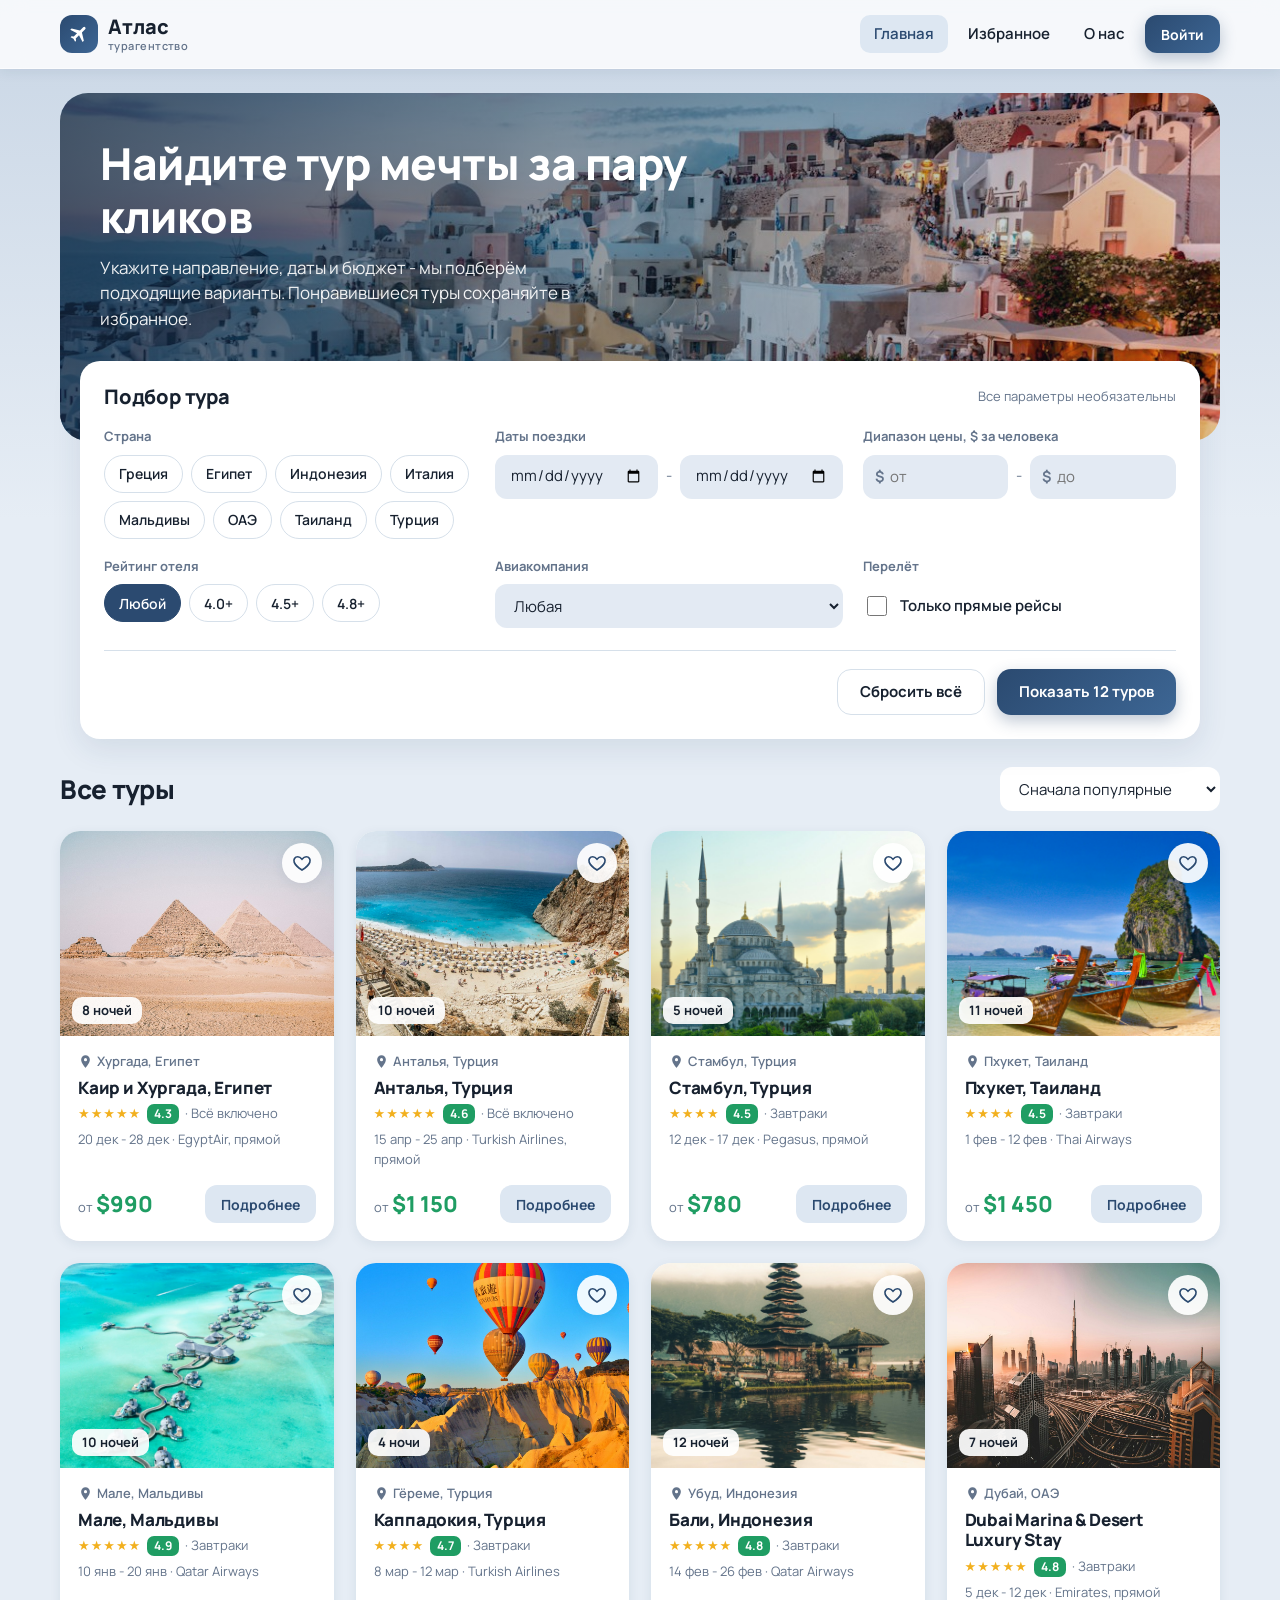
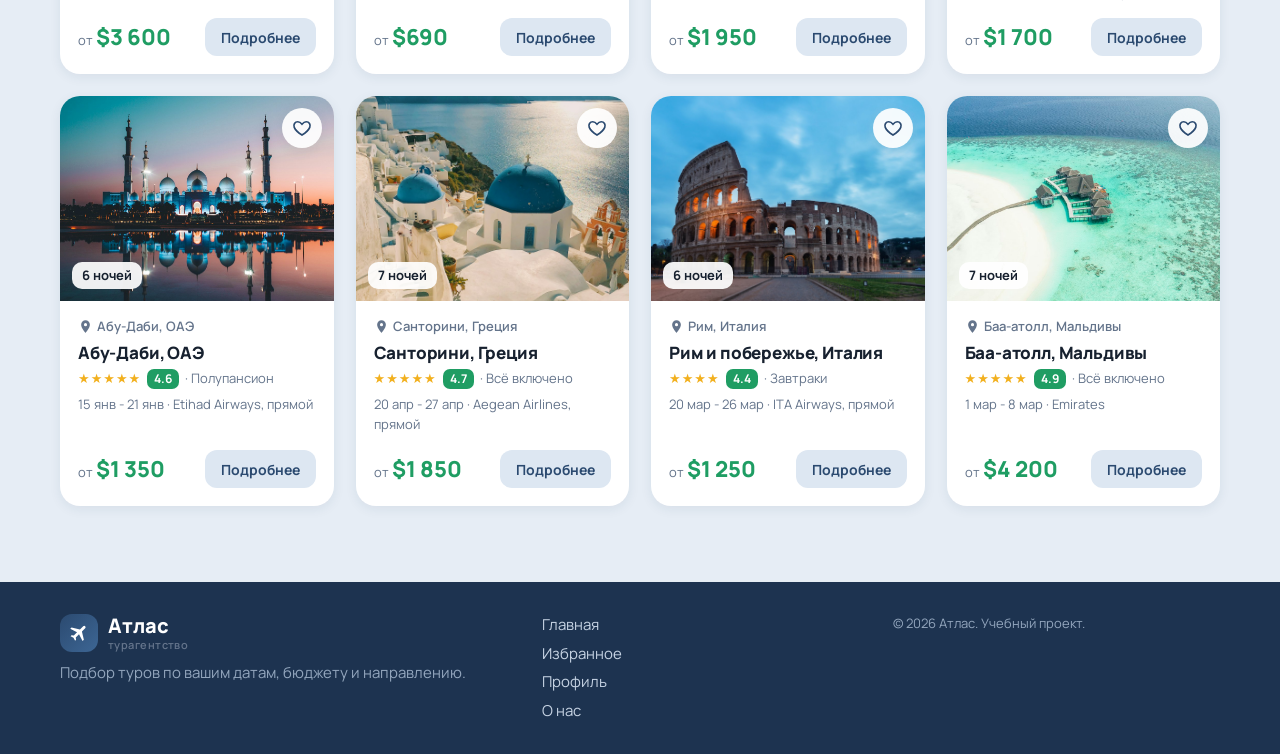
<file: index.html>
<!DOCTYPE html>
<html lang="ru">
<head>
  <meta charset="UTF-8">
  <meta name="viewport" content="width=device-width, initial-scale=1.0">
  <title>Атлас - подбор туров</title>
  <link rel="preconnect" href="https://fonts.googleapis.com">
  <link rel="stylesheet" href="https://fonts.googleapis.com/css2?family=Manrope:wght@400;600;700;800&display=swap">
  <link rel="icon" href="images/favicon.svg" type="image/svg+xml">
  <link rel="stylesheet" href="css/style.css">
</head>
<body>
  <header id="site-header" class="site-header"></header>

  <main class="container">
    <section class="hero">
      <h1>Найдите тур мечты за пару кликов</h1>
      <p>Укажите направление, даты и бюджет - мы подберём подходящие варианты. Понравившиеся туры сохраняйте в избранное.</p>
    </section>

    <!-- Панель подбора тура (UC-01) -->
    <form class="card filter-panel" id="filter-form" novalidate>
      <div class="filter-head">
        <h2>Подбор тура</h2>
        <span class="muted small">Все параметры необязательны</span>
      </div>

      <div class="filter-grid">
        <div>
          <span class="field-label">Страна</span>
          <div class="chips" id="country-chips"></div>
        </div>

        <div>
          <span class="field-label">Даты поездки</span>
          <div class="field-row">
            <input type="date" class="input" id="date-from" aria-label="Дата начала">
            <span class="sep">-</span>
            <input type="date" class="input" id="date-to" aria-label="Дата окончания">
          </div>
          <div class="field-error" id="date-error"></div>
        </div>

        <div>
          <span class="field-label">Диапазон цены, $ за человека</span>
          <div class="field-row">
            <label class="input-prefix"><span>$</span>
              <input type="number" class="input" id="price-min" min="0" step="50" placeholder="от" aria-label="Цена от">
            </label>
            <span class="sep">-</span>
            <label class="input-prefix"><span>$</span>
              <input type="number" class="input" id="price-max" min="0" step="50" placeholder="до" aria-label="Цена до">
            </label>
          </div>
          <div class="field-error" id="price-error"></div>
        </div>

        <div>
          <span class="field-label">Рейтинг отеля</span>
          <div class="chips" id="rating-chips">
            <button type="button" class="chip is-active" data-rating="0">Любой</button>
            <button type="button" class="chip" data-rating="4">4.0+</button>
            <button type="button" class="chip" data-rating="4.5">4.5+</button>
            <button type="button" class="chip" data-rating="4.8">4.8+</button>
          </div>
        </div>

        <div>
          <label class="field-label" for="airline">Авиакомпания</label>
          <select class="select" id="airline">
            <option value="">Любая</option>
          </select>
        </div>

        <div>
          <span class="field-label">Перелёт</span>
          <label class="checkbox" style="height:44px">
            <input type="checkbox" id="direct-only"> Только прямые рейсы
          </label>
        </div>
      </div>

      <div class="filter-actions">
        <button type="button" class="btn btn-outline" id="reset-btn">Сбросить всё</button>
        <button type="submit" class="btn btn-primary" id="show-btn">Показать туры</button>
      </div>
    </form>

    <!-- Список туров -->
    <section class="section" id="results">
      <div class="results-head">
        <h2 class="section-title" id="results-title">Все туры</h2>
        <select class="select" id="sort" aria-label="Сортировка">
          <option value="default">Сначала популярные</option>
          <option value="price-asc">Сначала дешевле</option>
          <option value="price-desc">Сначала дороже</option>
          <option value="rating">По рейтингу отеля</option>
          <option value="date">По дате вылета</option>
        </select>
      </div>
      <div id="tours-list"><div class="loader"></div></div>
    </section>
  </main>

  <footer id="site-footer" class="site-footer"></footer>

  <script src="js/store.js"></script>
  <script src="js/ui.js"></script>
  <script src="js/index.js"></script>
</body>
</html>
</file>
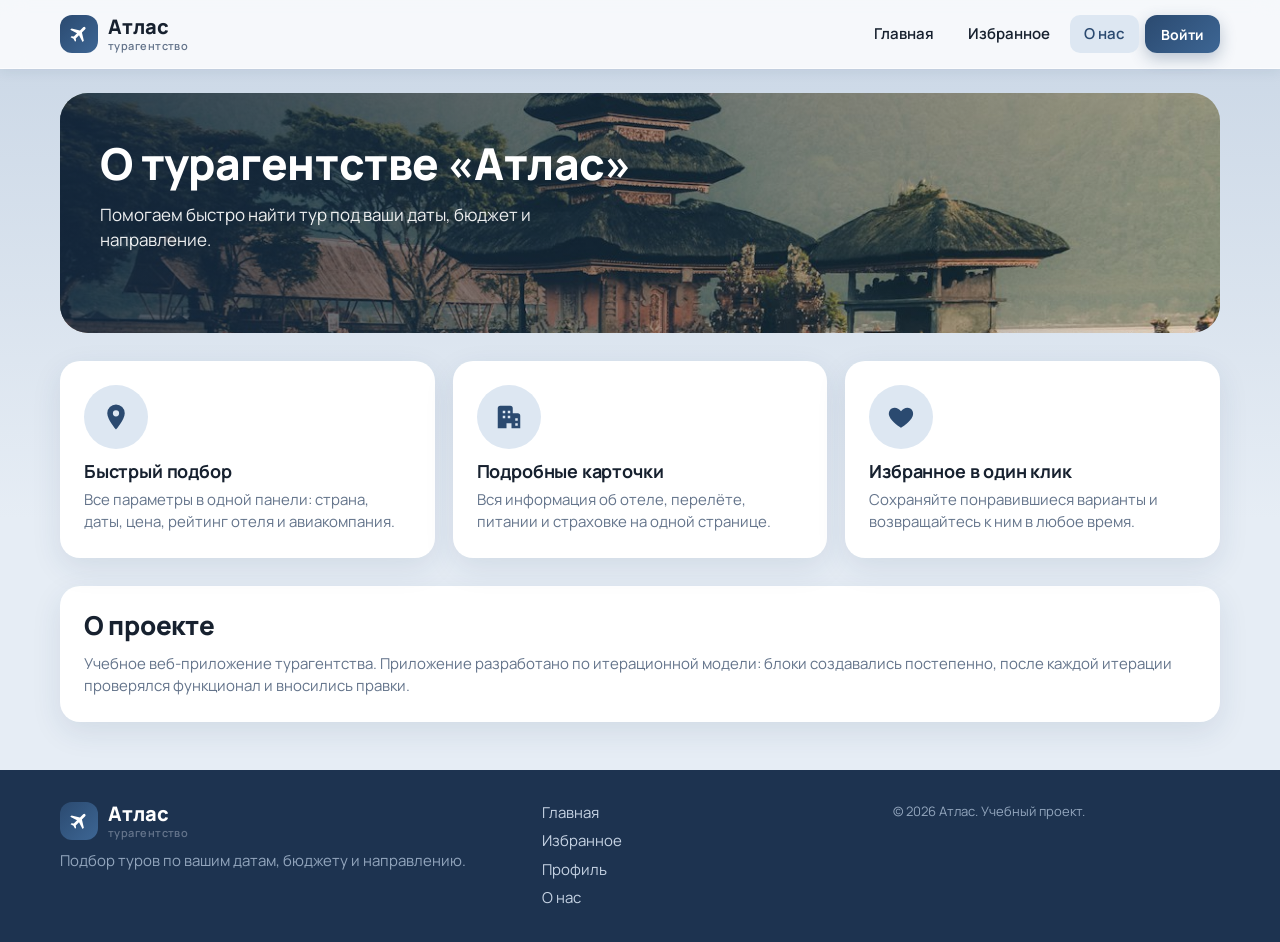
<file: about.html>
<!DOCTYPE html>
<html lang="ru">
<head>
  <meta charset="UTF-8">
  <meta name="viewport" content="width=device-width, initial-scale=1.0">
  <title>О нас - Атлас</title>
  <link rel="preconnect" href="https://fonts.googleapis.com">
  <link rel="stylesheet" href="https://fonts.googleapis.com/css2?family=Manrope:wght@400;600;700;800&display=swap">
  <link rel="icon" href="images/favicon.svg" type="image/svg+xml">
  <link rel="stylesheet" href="css/style.css">
</head>
<body>
  <header id="site-header" class="site-header"></header>

  <main class="container">
    <section class="hero" style="background-image:url('images/bali1.jpg');padding-bottom:44px;min-height:240px">
      <h1>О турагентстве «Атлас»</h1>
      <p>Помогаем быстро найти тур под ваши даты, бюджет и направление.</p>
    </section>

    <section class="section">
      <div class="about-grid">
        <div class="card">
          <div class="state-icon" id="i1"></div>
          <h3>Быстрый подбор</h3>
          <p class="muted">Все параметры в одной панели: страна, даты, цена, рейтинг отеля и авиакомпания.</p>
        </div>
        <div class="card">
          <div class="state-icon" id="i2"></div>
          <h3>Подробные карточки</h3>
          <p class="muted">Вся информация об отеле, перелёте, питании и страховке на одной странице.</p>
        </div>
        <div class="card">
          <div class="state-icon" id="i3"></div>
          <h3>Избранное в один клик</h3>
          <p class="muted">Сохраняйте понравившиеся варианты и возвращайтесь к ним в любое время.</p>
        </div>
      </div>
    </section>

    <section class="card">
      <h2 class="section-title" style="margin-bottom:12px">О проекте</h2>
      <p class="muted">Учебное веб-приложение турагентства.
        Приложение разработано по итерационной модели: блоки создавались постепенно, после каждой итерации проверялся функционал и вносились правки.</p>
    </section>
  </main>

  <footer id="site-footer" class="site-footer"></footer>

  <script src="js/store.js"></script>
  <script src="js/ui.js"></script>
  <script>
    UI.renderHeader('about');
    UI.renderFooter();
    document.getElementById('i1').innerHTML = UI.icon.pin;
    document.getElementById('i2').innerHTML = UI.icon.hotel;
    document.getElementById('i3').innerHTML = UI.icon.heart;
  </script>
</body>
</html>
</file>
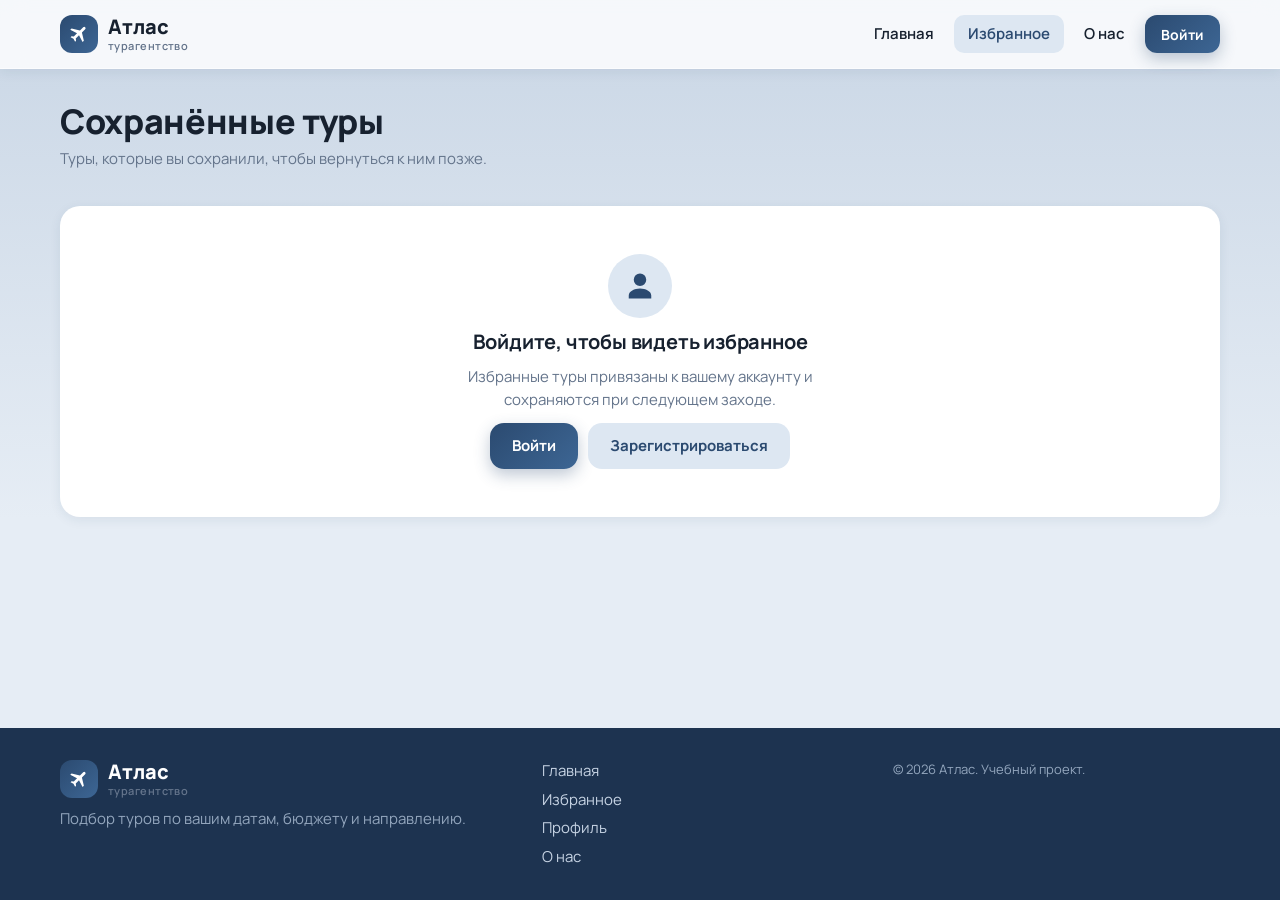
<file: favorites.html>
<!DOCTYPE html>
<html lang="ru">
<head>
  <meta charset="UTF-8">
  <meta name="viewport" content="width=device-width, initial-scale=1.0">
  <title>Избранное - Атлас</title>
  <link rel="preconnect" href="https://fonts.googleapis.com">
  <link rel="stylesheet" href="https://fonts.googleapis.com/css2?family=Manrope:wght@400;600;700;800&display=swap">
  <link rel="icon" href="images/favicon.svg" type="image/svg+xml">
  <link rel="stylesheet" href="css/style.css">
</head>
<body>
  <header id="site-header" class="site-header"></header>

  <main class="container">
    <div class="page-head">
      <h1 id="fav-title">Сохранённые туры</h1>
      <p class="muted">Туры, которые вы сохранили, чтобы вернуться к ним позже.</p>
    </div>
    <section class="section" id="fav-root"><div class="loader"></div></section>
  </main>

  <footer id="site-footer" class="site-footer"></footer>

  <script src="js/store.js"></script>
  <script src="js/ui.js"></script>
  <script src="js/favorites.js"></script>
</body>
</html>
</file>
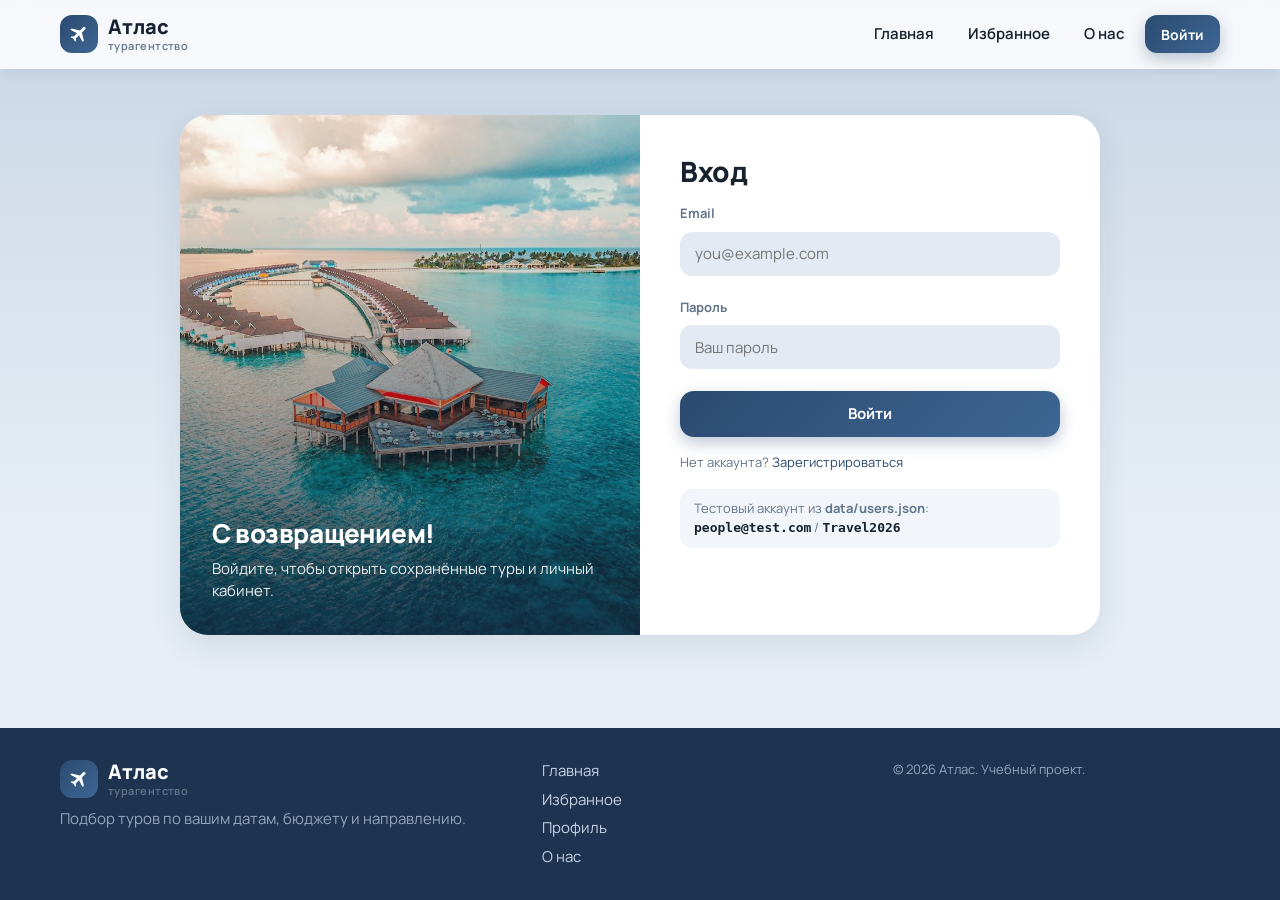
<file: login.html>
<!DOCTYPE html>
<html lang="ru">
<head>
  <meta charset="UTF-8">
  <meta name="viewport" content="width=device-width, initial-scale=1.0">
  <title>Вход - Атлас</title>
  <link rel="preconnect" href="https://fonts.googleapis.com">
  <link rel="stylesheet" href="https://fonts.googleapis.com/css2?family=Manrope:wght@400;600;700;800&display=swap">
  <link rel="icon" href="images/favicon.svg" type="image/svg+xml">
  <link rel="stylesheet" href="css/style.css">
</head>
<body>
  <header id="site-header" class="site-header"></header>

  <main class="container auth-wrap">
    <div class="auth-card">
      <div class="auth-visual" style="background-image:url('images/maldives2.jpg')">
        <h2>С возвращением!</h2>
        <p>Войдите, чтобы открыть сохранённые туры и личный кабинет.</p>
      </div>

      <form class="auth-form" id="login-form" novalidate>
        <h1>Вход</h1>
        <div class="alert alert-error" id="form-error" hidden></div>

        <div>
          <label class="field-label" for="email">Email</label>
          <input class="input" type="email" id="email" autocomplete="email" placeholder="you@example.com" required>
          <div class="field-error" data-error-for="email"></div>
        </div>
        <div>
          <label class="field-label" for="password">Пароль</label>
          <input class="input" type="password" id="password" autocomplete="current-password" placeholder="Ваш пароль" required>
          <div class="field-error" data-error-for="password"></div>
        </div>

        <button type="submit" class="btn btn-primary btn-block">Войти</button>
        <p class="muted small">Нет аккаунта? <a href="register.html" id="to-register">Зарегистрироваться</a></p>
        <p class="demo-hint">Тестовый аккаунт из <b>data/users.json</b>:<br>
          <code>people@test.com</code> / <code>Travel2026</code></p>
      </form>
    </div>
  </main>

  <footer id="site-footer" class="site-footer"></footer>

  <script src="js/store.js"></script>
  <script src="js/ui.js"></script>
  <script src="js/auth.js"></script>
</body>
</html>
</file>
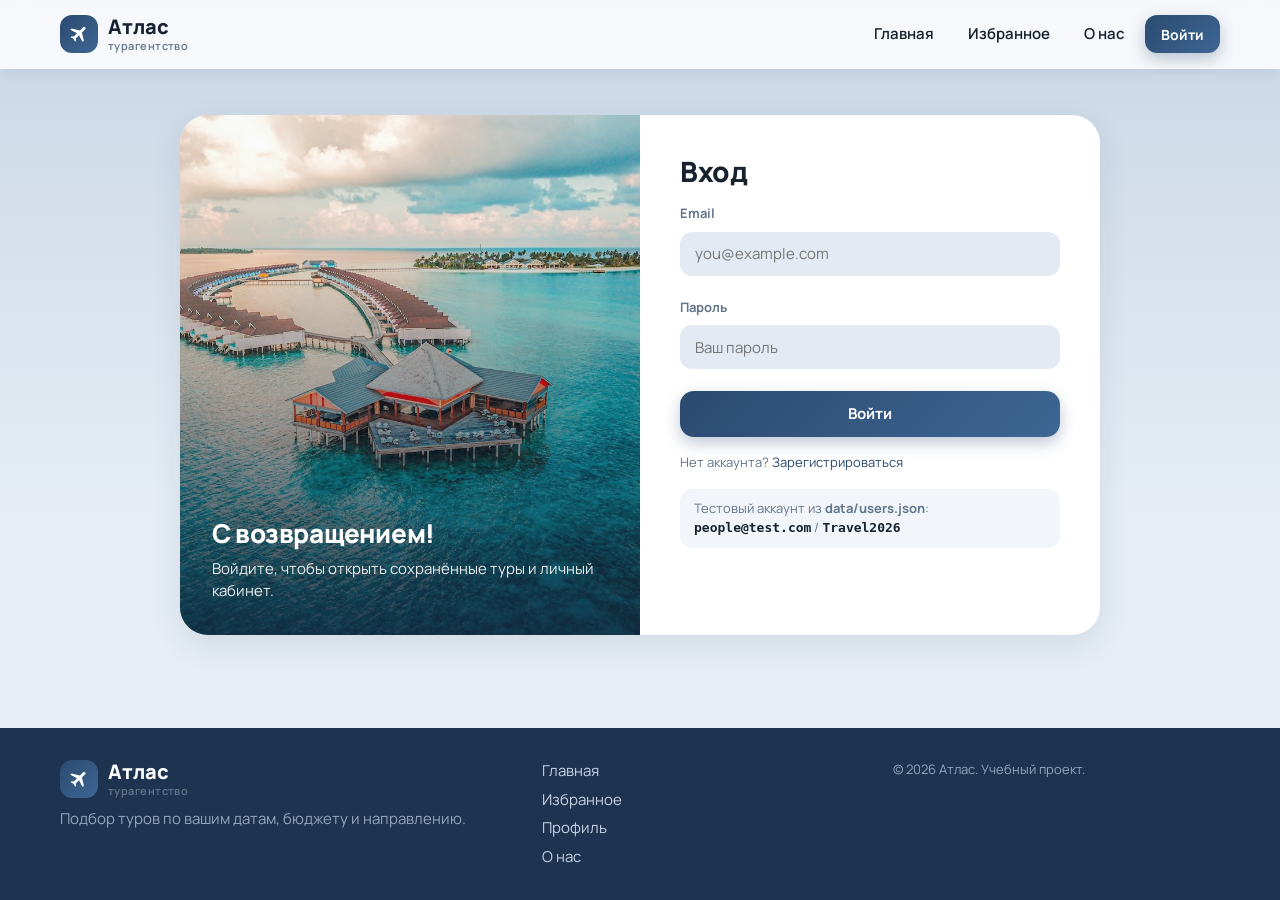
<file: profile.html>
<!DOCTYPE html>
<html lang="ru">
<head>
  <meta charset="UTF-8">
  <meta name="viewport" content="width=device-width, initial-scale=1.0">
  <title>Профиль - Атлас</title>
  <link rel="preconnect" href="https://fonts.googleapis.com">
  <link rel="stylesheet" href="https://fonts.googleapis.com/css2?family=Manrope:wght@400;600;700;800&display=swap">
  <link rel="icon" href="images/favicon.svg" type="image/svg+xml">
  <link rel="stylesheet" href="css/style.css">
</head>
<body>
  <header id="site-header" class="site-header"></header>

  <main class="container">
    <div class="profile-wrap" id="profile-root"><div class="loader"></div></div>
  </main>

  <footer id="site-footer" class="site-footer"></footer>

  <script src="js/store.js"></script>
  <script src="js/ui.js"></script>
  <script src="js/profile.js"></script>
</body>
</html>
</file>
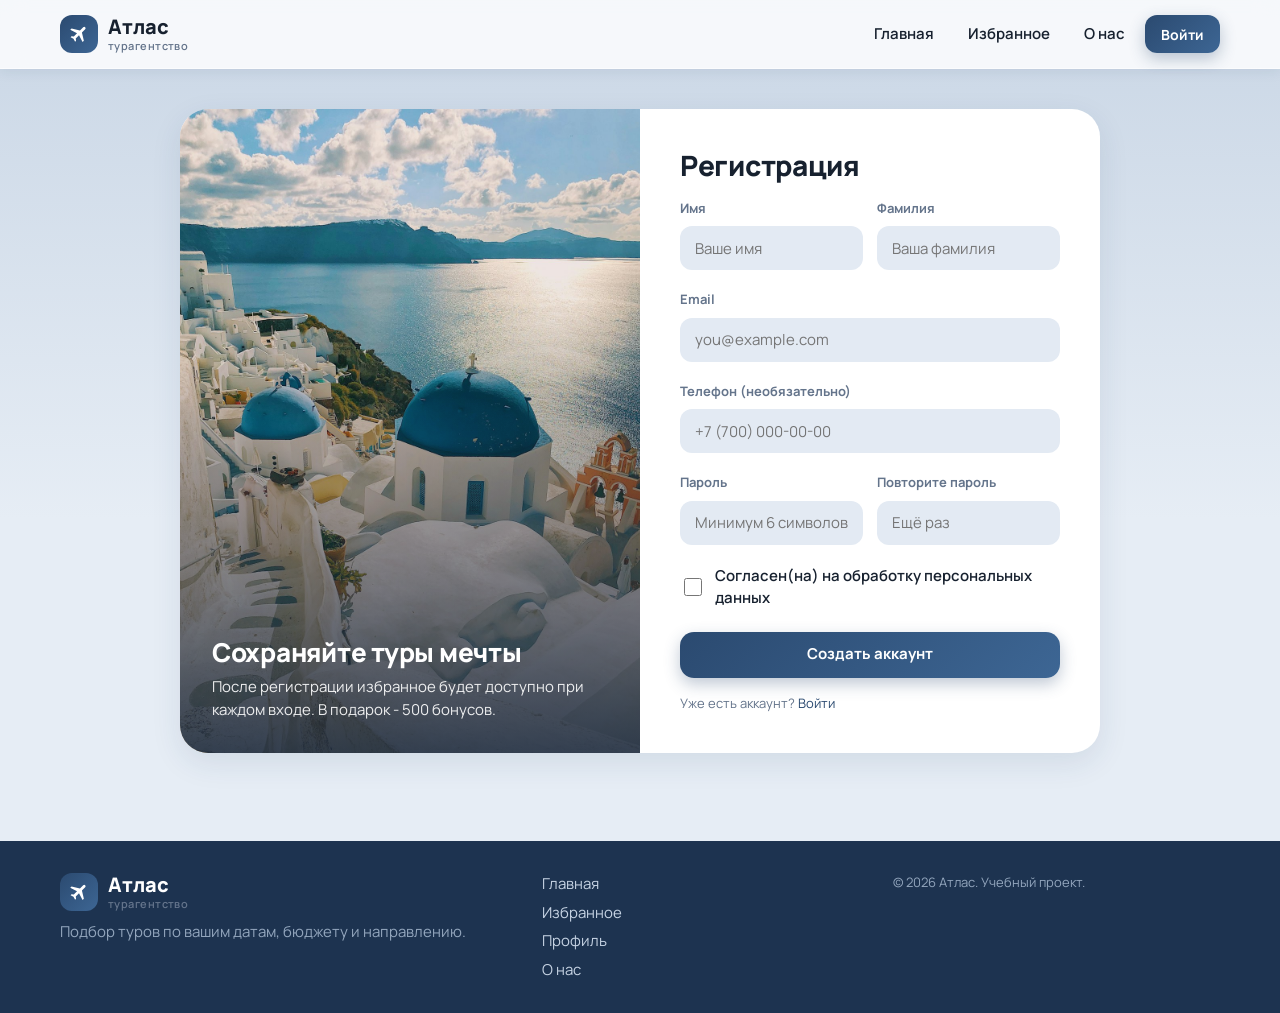
<file: register.html>
<!DOCTYPE html>
<html lang="ru">
<head>
  <meta charset="UTF-8">
  <meta name="viewport" content="width=device-width, initial-scale=1.0">
  <title>Регистрация - Атлас</title>
  <link rel="preconnect" href="https://fonts.googleapis.com">
  <link rel="stylesheet" href="https://fonts.googleapis.com/css2?family=Manrope:wght@400;600;700;800&display=swap">
  <link rel="icon" href="images/favicon.svg" type="image/svg+xml">
  <link rel="stylesheet" href="css/style.css">
</head>
<body>
  <header id="site-header" class="site-header"></header>

  <main class="container auth-wrap">
    <div class="auth-card">
      <div class="auth-visual" style="background-image:url('images/santorini2.jpg')">
        <h2>Сохраняйте туры мечты</h2>
        <p>После регистрации избранное будет доступно при каждом входе. В подарок - 500 бонусов.</p>
      </div>

      <form class="auth-form" id="register-form" novalidate>
        <h1>Регистрация</h1>
        <div class="alert alert-error" id="form-error" hidden></div>

        <div class="form-grid">
          <div>
            <label class="field-label" for="firstName">Имя</label>
            <input class="input" id="firstName" autocomplete="given-name" placeholder="Ваше имя" required>
            <div class="field-error" data-error-for="firstName"></div>
          </div>
          <div>
            <label class="field-label" for="lastName">Фамилия</label>
            <input class="input" id="lastName" autocomplete="family-name" placeholder="Ваша фамилия" required>
            <div class="field-error" data-error-for="lastName"></div>
          </div>
          <div class="full">
            <label class="field-label" for="email">Email</label>
            <input class="input" type="email" id="email" autocomplete="email" placeholder="you@example.com" required>
            <div class="field-error" data-error-for="email"></div>
          </div>
          <div class="full">
            <label class="field-label" for="phone">Телефон <span class="muted">(необязательно)</span></label>
            <input class="input" type="tel" id="phone" autocomplete="tel" placeholder="+7 (700) 000-00-00">
            <div class="field-error" data-error-for="phone"></div>
          </div>
          <div>
            <label class="field-label" for="password">Пароль</label>
            <input class="input" type="password" id="password" autocomplete="new-password" placeholder="Минимум 6 символов" required>
            <div class="field-error" data-error-for="password"></div>
          </div>
          <div>
            <label class="field-label" for="password2">Повторите пароль</label>
            <input class="input" type="password" id="password2" autocomplete="new-password" placeholder="Ещё раз" required>
            <div class="field-error" data-error-for="password2"></div>
          </div>
          <div class="full">
            <label class="checkbox"><input type="checkbox" id="agree"> Согласен(на) на обработку персональных данных</label>
            <div class="field-error" data-error-for="agree"></div>
          </div>
        </div>

        <button type="submit" class="btn btn-primary btn-block">Создать аккаунт</button>
        <p class="muted small">Уже есть аккаунт? <a href="login.html" id="to-login">Войти</a></p>
      </form>
    </div>
  </main>

  <footer id="site-footer" class="site-footer"></footer>

  <script src="js/store.js"></script>
  <script src="js/ui.js"></script>
  <script src="js/auth.js"></script>
</body>
</html>
</file>
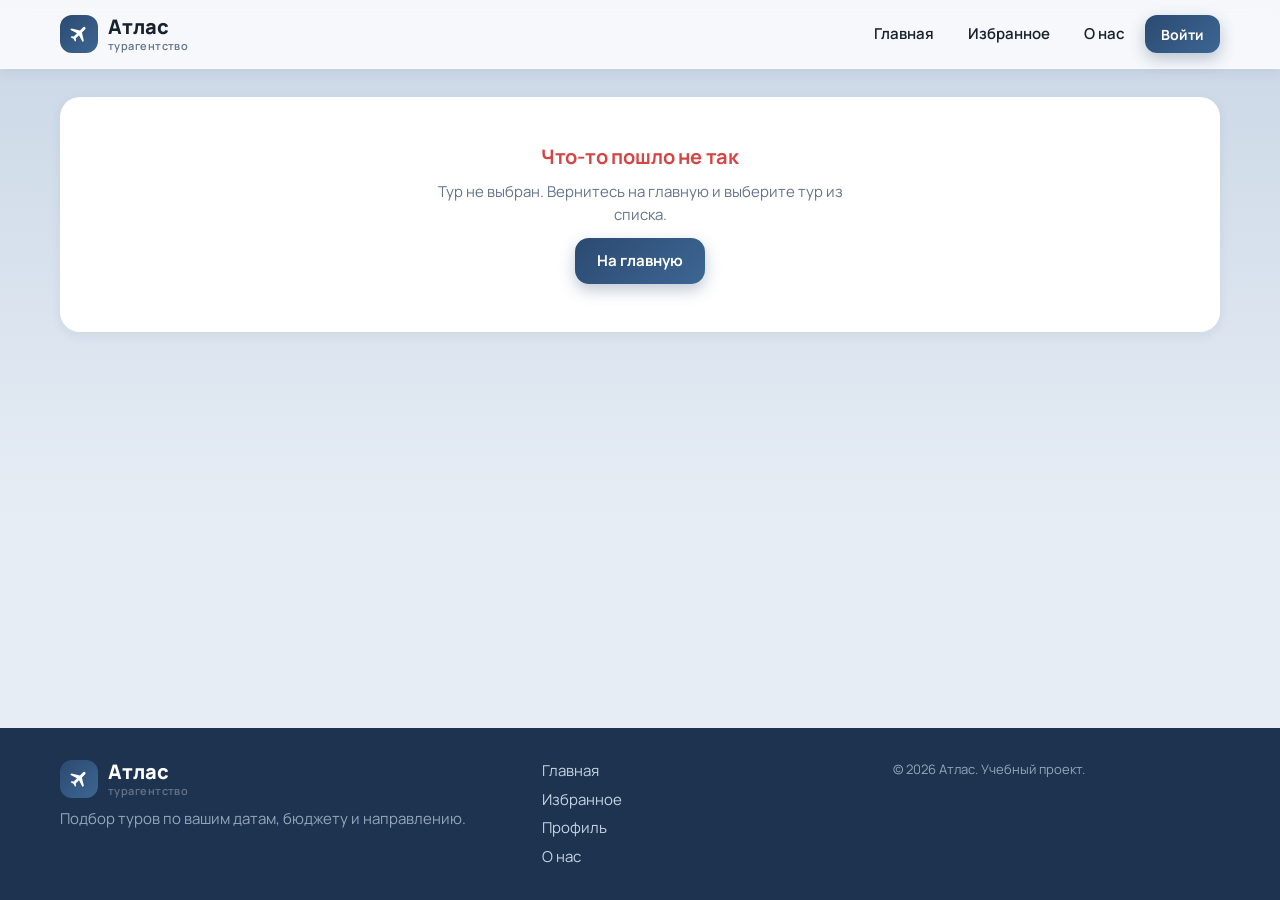
<file: tour.html>
<!DOCTYPE html>
<html lang="ru">
<head>
  <meta charset="UTF-8">
  <meta name="viewport" content="width=device-width, initial-scale=1.0">
  <title>Тур - Атлас</title>
  <link rel="preconnect" href="https://fonts.googleapis.com">
  <link rel="stylesheet" href="https://fonts.googleapis.com/css2?family=Manrope:wght@400;600;700;800&display=swap">
  <link rel="icon" href="images/favicon.svg" type="image/svg+xml">
  <link rel="stylesheet" href="css/style.css">
</head>
<body>
  <header id="site-header" class="site-header"></header>

  <main class="container" id="tour-root">
    <div class="loader"></div>
  </main>

  <footer id="site-footer" class="site-footer"></footer>

  <script src="js/store.js"></script>
  <script src="js/ui.js"></script>
  <script src="js/tour.js"></script>
</body>
</html>
</file>
<file: css/style.css>
/* Стили сайта турагентства */

:root {
  --bg: #c9d6e5;
  --bg-2: #e6edf5;
  --surface: #ffffff;
  --surface-2: #f2f6fa;
  --field: #e3eaf3;
  --line: #d6e0ea;
  --text: #17212f;
  --muted: #64748b;
  --primary: #2b4a70;
  --primary-2: #3d6694;
  --primary-soft: #dde7f2;
  --accent: #1f9d63;
  --star: #f2b01e;
  --danger: #d64545;
  --radius: 20px;
  --radius-sm: 12px;
  --shadow: 0 10px 30px rgba(31, 58, 95, .10);
  --shadow-sm: 0 3px 12px rgba(31, 58, 95, .08);
  --font: 'Manrope', 'Segoe UI', system-ui, -apple-system, Roboto, Arial, sans-serif;
}

* { box-sizing: border-box; }
html { scroll-behavior: smooth; }
body {
  margin: 0;
  font-family: var(--font);
  font-size: 15px;
  line-height: 1.5;
  color: var(--text);
  background: linear-gradient(180deg, var(--bg) 0%, var(--bg-2) 520px, var(--bg-2) 100%);
  min-height: 100vh;
  display: flex;
  flex-direction: column;
}
main { flex: 1; }
img { max-width: 100%; display: block; }
a { color: var(--primary); text-decoration: none; }
a:hover { color: var(--primary-2); }
h1, h2, h3, h4 { margin: 0; line-height: 1.2; letter-spacing: -.01em; }
p { margin: 0; }
button, input, select { font: inherit; color: inherit; }
[hidden] { display: none !important; }

.container { width: 100%; max-width: 1200px; margin: 0 auto; padding-inline: 20px; }
.muted { color: var(--muted); }
.small { font-size: 13px; }
.section { padding-block: 28px; }
.section-title { font-size: 26px; font-weight: 800; }
.card {
  background: var(--surface);
  border-radius: var(--radius);
  box-shadow: var(--shadow);
  padding: 24px;
}

/* Кнопки */
.btn {
  display: inline-flex; align-items: center; justify-content: center; gap: 8px;
  height: 46px; padding: 0 22px;
  border-radius: 14px; border: 0; cursor: pointer;
  font-weight: 700; font-size: 15px; white-space: nowrap;
  transition: background .2s, transform .1s, box-shadow .2s, opacity .2s;
}
.btn:active { transform: translateY(1px); }
.btn:disabled { opacity: .5; cursor: not-allowed; }
.btn-primary { background: linear-gradient(135deg, var(--primary) 0%, var(--primary-2) 100%); color: #fff; box-shadow: 0 6px 16px rgba(43, 74, 112, .3); }
.btn-primary:hover { color: #fff; box-shadow: 0 8px 22px rgba(43, 74, 112, .4); }
.btn-ghost { background: var(--primary-soft); color: var(--primary); }
.btn-ghost:hover { background: #cfdcec; }
.btn-outline { background: transparent; color: var(--text); border: 1.5px solid var(--line); }
.btn-outline:hover { border-color: var(--primary-2); color: var(--primary); }
.btn-danger { background: #fde8e8; color: var(--danger); }
.btn-danger:hover { background: #fbd5d5; color: var(--danger); }
.btn-sm { height: 38px; padding: 0 16px; font-size: 14px; border-radius: 12px; }
.btn-block { width: 100%; }
.btn svg { width: 18px; height: 18px; fill: currentColor; }

/* Шапка */
.site-header {
  position: sticky; top: env(safe-area-inset-top, 0px); z-index: 50;
  background: rgba(255, 255, 255, .82);
  backdrop-filter: blur(12px);
  border-bottom: 1px solid rgba(255, 255, 255, .6);
  box-shadow: var(--shadow-sm);
}
.header-inner { display: flex; align-items: center; justify-content: space-between; height: 68px; }
.logo { display: flex; align-items: center; gap: 10px; color: var(--text); }
.logo:hover { color: var(--text); }
.logo-mark {
  width: 38px; height: 38px; border-radius: 12px; display: grid; place-items: center;
  background: linear-gradient(135deg, var(--primary), var(--primary-2));
}
.logo-mark svg { width: 22px; height: 22px; fill: #fff; transform: rotate(45deg); }
.logo-text { font-weight: 800; font-size: 20px; line-height: 1; display: flex; flex-direction: column; }
.logo-text small { font-size: 11px; font-weight: 600; color: var(--muted); letter-spacing: .04em; margin-top: 3px; }
.nav { display: flex; align-items: center; gap: 6px; }
.nav-link {
  position: relative; padding: 8px 14px; border-radius: 10px;
  color: var(--text); font-weight: 600;
}
.nav-link:hover { background: var(--surface-2); color: var(--primary); }
.nav-link.is-active { color: var(--primary); background: var(--primary-soft); }
.badge {
  display: inline-grid; place-items: center; min-width: 20px; height: 20px; padding: 0 6px;
  margin-left: 6px; border-radius: 10px; background: var(--primary); color: #fff;
  font-size: 12px; font-weight: 700;
}
.nav-user {
  display: flex; align-items: center; gap: 8px; margin-left: 8px;
  padding: 4px 12px 4px 4px; border-radius: 30px; background: var(--surface-2);
  color: var(--text); font-weight: 600;
}
.nav-user.is-active, .nav-user:hover { background: var(--primary-soft); color: var(--primary); }
.burger { display: none; background: none; border: 0; padding: 8px; cursor: pointer; }
.burger span { display: block; width: 22px; height: 2px; background: var(--text); margin: 5px 0; border-radius: 2px; }

/* Аватар */
.avatar {
  width: 84px; height: 84px; border-radius: 50%;
  display: grid; place-items: center; flex-shrink: 0;
  background: linear-gradient(135deg, #8ea8c6, #5b7ea8); color: #fff;
  font-size: 30px; font-weight: 800; text-transform: uppercase;
}
.avatar-sm { width: 32px; height: 32px; font-size: 13px; }

/* Главная: hero и фильтры */
.hero {
  position: relative; overflow: hidden;
  border-radius: 28px; margin-top: 24px;
  min-height: 300px; padding: 44px 40px 110px;
  color: #fff;
  background: #2b4a70 url('../images/santorini1.jpg') center 40% / cover no-repeat;
}
.hero::before {
  content: ''; position: absolute; inset: 0;
  background: linear-gradient(90deg, rgba(20, 38, 62, .78) 0%, rgba(20, 38, 62, .35) 60%, rgba(20, 38, 62, .1) 100%);
}
.hero > * { position: relative; }
.hero h1 { font-size: clamp(28px, 4vw, 44px); font-weight: 800; max-width: 620px; }
.hero p { margin-top: 12px; font-size: 17px; max-width: 520px; opacity: .92; }

.filter-panel { position: relative; margin: -80px 20px 0; z-index: 2; }
.filter-head { display: flex; align-items: center; justify-content: space-between; margin-bottom: 18px; gap: 12px; flex-wrap: wrap; }
.filter-head h2 { font-size: 20px; font-weight: 800; }
.filter-grid {
  display: grid; gap: 18px 20px;
  grid-template-columns: 1.3fr 1.1fr 1.1fr;
}
.field-label { display: block; font-size: 13px; font-weight: 700; color: var(--muted); margin-bottom: 8px; }
.field-row { display: flex; gap: 8px; align-items: center; }
.field-row .sep { color: var(--muted); }
.field-row > .input, .field-row > .input-prefix { flex: 1 1 0; min-width: 0; }

.input, .select {
  width: 100%; height: 44px; padding: 0 14px;
  border: 1.5px solid transparent; border-radius: var(--radius-sm);
  background: var(--field); outline: none;
  transition: border-color .2s, background .2s;
}
.input:focus, .select:focus { border-color: var(--primary-2); background: #fff; }
.input.is-invalid { border-color: var(--danger); background: #fff5f5; }
.input[readonly] { color: var(--muted); }
.input-prefix { position: relative; flex: 1; }
.input-prefix > span { position: absolute; left: 12px; top: 50%; transform: translateY(-50%); color: var(--muted); font-weight: 700; pointer-events: none; }
.input-prefix .input { padding-left: 26px; }
.field-error { color: var(--danger); font-size: 13px; margin-top: 6px; min-height: 0; }

.chips { display: flex; flex-wrap: wrap; gap: 8px; }
.chip {
  height: 38px; padding: 0 14px; border-radius: 20px; cursor: pointer;
  border: 1.5px solid var(--line); background: #fff; font-weight: 600; font-size: 14px;
  transition: all .15s;
}
.chip:hover { border-color: var(--primary-2); }
.chip.is-active { background: var(--primary); border-color: var(--primary); color: #fff; }

.checkbox { display: inline-flex; align-items: center; gap: 10px; cursor: pointer; font-weight: 600; user-select: none; }
.checkbox input { width: 20px; height: 20px; accent-color: var(--primary); cursor: pointer; }

.filter-actions {
  display: flex; justify-content: flex-end; align-items: center; gap: 12px;
  margin-top: 22px; padding-top: 18px; border-top: 1px solid var(--line);
  flex-wrap: wrap;
}

/* Результаты */
.results-head { display: flex; align-items: center; justify-content: space-between; gap: 16px; flex-wrap: wrap; margin-bottom: 20px; }
.results-head .select { width: auto; min-width: 220px; background: #fff; }
.tours-grid { display: grid; grid-template-columns: repeat(auto-fill, minmax(270px, 1fr)); gap: 22px; }

.tour-card {
  position: relative; display: flex; flex-direction: column;
  background: var(--surface); border-radius: var(--radius); overflow: hidden;
  box-shadow: var(--shadow-sm); transition: transform .2s, box-shadow .2s;
}
.tour-card:hover { transform: translateY(-4px); box-shadow: var(--shadow); }
.tour-card-img { position: relative; aspect-ratio: 4 / 3; overflow: hidden; }
.tour-card-img img { width: 100%; height: 100%; object-fit: cover; transition: transform .4s; }
.tour-card:hover .tour-card-img img { transform: scale(1.05); }
.tour-card-nights {
  position: absolute; left: 12px; bottom: 12px;
  background: rgba(255, 255, 255, .92); color: var(--text);
  padding: 4px 10px; border-radius: 10px; font-size: 13px; font-weight: 700;
}
.fav-btn {
  position: absolute; top: 12px; right: 12px; z-index: 1;
  width: 40px; height: 40px; border-radius: 50%; border: 0; cursor: pointer;
  display: grid; place-items: center;
  background: rgba(255, 255, 255, .92); box-shadow: var(--shadow-sm);
  transition: transform .15s;
}
.fav-btn:hover { transform: scale(1.1); }
.fav-btn svg { width: 20px; height: 20px; fill: none; stroke: var(--primary); stroke-width: 2; }
.fav-btn.is-active svg { fill: #e5484d; stroke: #e5484d; }
.tour-card-body { padding: 16px 18px 18px; display: flex; flex-direction: column; gap: 6px; flex: 1; }
.tour-card-loc { display: flex; align-items: center; gap: 4px; font-size: 13px; color: var(--muted); font-weight: 600; }
.tour-card-loc svg { width: 15px; height: 15px; fill: currentColor; }
.tour-card-title { font-size: 17px; font-weight: 800; }
.tour-card-title a { color: var(--text); }
.tour-card-title a:hover { color: var(--primary); }
.tour-card-meta { display: flex; align-items: center; gap: 6px; font-size: 13px; flex-wrap: wrap; }
.stars { color: var(--star); letter-spacing: 1px; }
.rating { background: var(--accent); color: #fff; font-weight: 700; padding: 1px 7px; border-radius: 7px; font-size: 12px; }
.tour-card-foot { display: flex; align-items: center; justify-content: space-between; margin-top: auto; padding-top: 10px; }
.price { font-size: 22px; font-weight: 800; color: var(--accent); }

/* Состояния */
.state-box {
  text-align: center; padding: 48px 24px;
  background: var(--surface); border-radius: var(--radius); box-shadow: var(--shadow-sm);
  display: flex; flex-direction: column; align-items: center; gap: 12px;
}
.state-box h3 { font-size: 20px; }
.state-box p { color: var(--muted); max-width: 440px; }
.state-icon { width: 64px; height: 64px; border-radius: 50%; background: var(--primary-soft); display: grid; place-items: center; }
.state-icon svg { width: 30px; height: 30px; fill: var(--primary); }
.state-error h3 { color: var(--danger); }
.loader { display: flex; justify-content: center; padding: 60px 0; }
.loader::after {
  content: ''; width: 40px; height: 40px; border-radius: 50%;
  border: 4px solid var(--primary-soft); border-top-color: var(--primary);
  animation: spin .8s linear infinite;
}
@keyframes spin { to { transform: rotate(360deg); } }

/* Страница тура */
.breadcrumbs { display: flex; gap: 8px; align-items: center; font-size: 14px; color: var(--muted); padding-top: 22px; flex-wrap: wrap; }
.breadcrumbs a { color: var(--muted); }
.breadcrumbs a:hover { color: var(--primary); }

.tour-layout { display: grid; grid-template-columns: minmax(0, 1fr) 360px; gap: 24px; align-items: start; margin-top: 16px; }
.tour-main { display: flex; flex-direction: column; gap: 22px; }

.tour-title-row { display: flex; justify-content: space-between; align-items: flex-start; gap: 20px; flex-wrap: wrap; }
.tag { display: inline-flex; align-items: center; gap: 6px; background: #e3f5ec; color: var(--accent); font-weight: 700; font-size: 12px; padding: 4px 10px; border-radius: 8px; }
.tag svg { width: 14px; height: 14px; fill: currentColor; flex-shrink: 0; }
.tour-title { font-size: clamp(24px, 3vw, 32px); font-weight: 800; margin-top: 10px; }
.tour-sub { display: flex; align-items: center; gap: 12px; flex-wrap: wrap; margin-top: 8px; color: var(--muted); font-size: 14px; }
.tour-sub .loc { display: inline-flex; align-items: center; gap: 4px; }
.tour-sub svg { width: 16px; height: 16px; fill: currentColor; }
.tour-price-box { text-align: right; }
.tour-price-box .price { font-size: 30px; }

.gallery {
  display: grid; gap: 10px;
  grid-template-columns: 2fr 1fr 1fr;
  grid-template-rows: 190px 190px;
}
.gallery button { padding: 0; border: 0; cursor: zoom-in; border-radius: 16px; overflow: hidden; background: var(--field); }
.gallery button:first-child { grid-row: span 2; }
.gallery img { width: 100%; height: 100%; object-fit: cover; transition: transform .4s; }
.gallery button:hover img { transform: scale(1.05); }

.features { display: grid; grid-template-columns: repeat(5, 1fr); gap: 12px; }
.feature { display: flex; flex-direction: column; align-items: center; text-align: center; gap: 8px; padding: 16px 8px; background: var(--surface-2); border-radius: 16px; }
.feature-icon { width: 46px; height: 46px; border-radius: 50%; background: #fff; display: grid; place-items: center; box-shadow: var(--shadow-sm); }
.feature-icon svg { width: 22px; height: 22px; fill: var(--primary); }
.feature b { font-size: 13px; }
.feature span { font-size: 12px; color: var(--muted); line-height: 1.3; }

.tabs { display: flex; gap: 4px; border-bottom: 1.5px solid var(--line); overflow-x: auto; overflow-y: hidden; scrollbar-width: thin; }
.tab {
  background: none; border: 0; cursor: pointer; white-space: nowrap;
  padding: 12px 18px; font-weight: 700; color: var(--muted);
  border-bottom: 3px solid transparent;
}
.tab:hover { color: var(--primary); }
.tab.is-active { color: var(--primary); border-bottom-color: var(--primary); }
.tab-panel { padding-top: 20px; }
.tab-panel h3 { font-size: 18px; margin-bottom: 10px; }
.tab-panel h3:not(:first-child) { margin-top: 24px; }
.tab-panel p { color: #3b4757; }

.check-list { list-style: none; padding: 0; margin: 0; display: grid; grid-template-columns: 1fr 1fr; gap: 10px 20px; }
.check-list li { display: flex; align-items: flex-start; gap: 10px; }
.check-list li::before {
  content: ''; flex-shrink: 0; width: 20px; height: 20px; border-radius: 50%; margin-top: 1px;
  background: var(--accent) url("data:image/svg+xml,%3Csvg xmlns='http://www.w3.org/2000/svg' viewBox='0 0 24 24'%3E%3Cpath fill='white' d='M9.5 16.2l-4.2-4.2-1.4 1.4 5.6 5.6 11-11-1.4-1.4z'/%3E%3C/svg%3E") center / 14px no-repeat;
}
.info-table { width: 100%; border-collapse: collapse; }
.info-table td { padding: 10px 0; border-bottom: 1px solid var(--line); vertical-align: top; }
.info-table td:first-child { color: var(--muted); width: 40%; padding-right: 12px; }
.info-table td:last-child { font-weight: 600; }

.timeline { list-style: none; margin: 0; padding: 0; position: relative; }
.timeline li { position: relative; padding: 0 0 18px 34px; }
.timeline li::before { content: ''; position: absolute; left: 7px; top: 6px; bottom: -6px; width: 2px; background: var(--line); }
.timeline li:last-child::before { display: none; }
.timeline li::after { content: ''; position: absolute; left: 0; top: 3px; width: 16px; height: 16px; border-radius: 50%; background: #fff; border: 4px solid var(--primary-2); }
.timeline b { display: block; }
.timeline span { color: #3b4757; }

.amenities { display: flex; flex-wrap: wrap; gap: 10px; }
.amenity { background: var(--surface-2); border-radius: 12px; padding: 8px 14px; font-weight: 600; font-size: 14px; }

.review { padding: 16px; background: var(--surface-2); border-radius: 16px; }
.review + .review { margin-top: 12px; }
.review-head { display: flex; justify-content: space-between; align-items: center; margin-bottom: 6px; }
.review-score { display: flex; align-items: center; gap: 16px; margin-bottom: 18px; }
.review-score .big { font-size: 44px; font-weight: 800; color: var(--accent); line-height: 1; }

.side-card { position: sticky; top: calc(env(safe-area-inset-top, 0px) + 88px); display: flex; flex-direction: column; gap: 16px; }
.side-card h3 { font-size: 19px; }
.calc-row { display: flex; justify-content: space-between; font-size: 14px; color: #3b4757; padding: 7px 0; }
.calc-row b { color: var(--text); }
.calc-total { display: flex; justify-content: space-between; align-items: center; border-top: 1.5px solid var(--line); padding-top: 12px; }
.calc-total b { font-size: 16px; }
.stepper { display: flex; align-items: center; justify-content: space-between; background: var(--field); border-radius: var(--radius-sm); padding: 4px; }
.stepper button { width: 36px; height: 36px; border: 0; border-radius: 10px; background: #fff; cursor: pointer; font-size: 20px; font-weight: 700; color: var(--primary); }
.stepper button:disabled { opacity: .4; cursor: not-allowed; }
.stepper output { font-weight: 700; }
.fav-big { height: 50px; font-size: 16px; }
.fav-big svg { fill: none; stroke: currentColor; stroke-width: 2; width: 20px; height: 20px; }
.fav-big.is-active { background: #fde8ea; color: #e5484d; box-shadow: none; }
.fav-big.is-active svg { fill: #e5484d; stroke: #e5484d; }

/* лайтбокс */
.lightbox { position: fixed; inset: 0; z-index: 100; background: rgba(10, 18, 30, .9); display: grid; place-items: center; padding: 20px; }
.lightbox img { max-height: 86vh; border-radius: 14px; }
.lightbox-close, .lightbox-nav { position: absolute; border: 0; cursor: pointer; background: rgba(255, 255, 255, .15); color: #fff; border-radius: 50%; width: 46px; height: 46px; font-size: 24px; }
.lightbox-close { top: 20px; right: 20px; }
.lightbox-prev { left: 20px; top: 50%; }
.lightbox-next { right: 20px; top: 50%; }

/* Избранное */
.page-head { padding-top: 32px; padding-bottom: 8px; }
.page-head h1 { font-size: clamp(26px, 3vw, 34px); font-weight: 800; }
.page-head p { margin-top: 6px; }
.fav-list { display: flex; flex-direction: column; gap: 16px; }
.fav-item {
  display: grid; grid-template-columns: 220px 1fr auto; gap: 20px; align-items: center;
  background: var(--surface); border-radius: var(--radius); padding: 14px; box-shadow: var(--shadow-sm);
}
.fav-item-img { border-radius: 14px; overflow: hidden; aspect-ratio: 4 / 3; }
.fav-item-img img { width: 100%; height: 100%; object-fit: cover; }
.fav-item h3 { font-size: 19px; font-weight: 800; }
.fav-item-tags { display: flex; flex-wrap: wrap; gap: 8px; margin-top: 10px; }
.fav-item-tags span { background: var(--surface-2); padding: 4px 10px; border-radius: 8px; font-size: 13px; font-weight: 600; }
.fav-item-side { display: flex; flex-direction: column; align-items: flex-end; gap: 10px; padding-right: 8px; }
.fav-item-side .actions { display: flex; gap: 8px; }
.icon-btn { width: 38px; height: 38px; border: 0; border-radius: 12px; cursor: pointer; display: grid; place-items: center; background: #fde8e8; }
.icon-btn svg { width: 18px; height: 18px; fill: var(--danger); }

/* Авторизация */
.auth-wrap { display: grid; place-items: center; padding-block: 40px; }
.auth-card {
  display: grid; grid-template-columns: 1fr 1fr; width: 100%; max-width: 920px;
  background: var(--surface); border-radius: 28px; overflow: hidden; box-shadow: var(--shadow);
}
.auth-visual { position: relative; min-height: 520px; background: center / cover no-repeat; color: #fff; padding: 32px; display: flex; flex-direction: column; justify-content: flex-end; }
.auth-visual::before { content: ''; position: absolute; inset: 0; background: linear-gradient(180deg, rgba(20, 38, 62, 0) 30%, rgba(20, 38, 62, .85) 100%); }
.auth-visual > * { position: relative; }
.auth-visual h2 { font-size: 26px; font-weight: 800; }
.auth-visual p { margin-top: 8px; opacity: .9; }
.auth-form { padding: 40px; display: flex; flex-direction: column; gap: 16px; }
.auth-form h1 { font-size: 28px; font-weight: 800; }
.form-grid { display: grid; grid-template-columns: 1fr 1fr; gap: 14px; }
.form-grid .full { grid-column: 1 / -1; }
.alert { padding: 12px 14px; border-radius: 12px; font-size: 14px; font-weight: 600; }
.alert-error { background: #fdecec; color: var(--danger); }
.alert-info { background: var(--primary-soft); color: var(--primary); }
.demo-hint { font-size: 13px; background: var(--surface-2); padding: 10px 14px; border-radius: 12px; color: var(--muted); }
.demo-hint code { color: var(--text); font-weight: 700; }

/* Профиль */
.profile-wrap { max-width: 860px; margin: 0 auto; padding-block: 32px; display: flex; flex-direction: column; gap: 20px; }
.profile-top { display: flex; align-items: center; gap: 20px; flex-wrap: wrap; }
.profile-top .info { flex: 1; min-width: 200px; }
.profile-top h1 { font-size: 26px; font-weight: 800; }
.stats { display: grid; grid-template-columns: repeat(4, 1fr); gap: 12px; }
.stat { background: var(--surface-2); border-radius: 16px; padding: 16px; text-align: center; }
.stat b { display: block; font-size: 26px; font-weight: 800; color: var(--primary); }
.stat span { font-size: 13px; color: var(--muted); font-weight: 600; }
.mini-tour { display: flex; gap: 14px; align-items: center; padding: 12px; background: var(--surface-2); border-radius: 16px; color: var(--text); }
.mini-tour:hover { color: var(--text); background: var(--primary-soft); }
.mini-tour + .mini-tour { margin-top: 10px; }
.mini-tour img { width: 96px; height: 72px; object-fit: cover; border-radius: 12px; flex-shrink: 0; }
.mini-tour .grow { flex: 1; min-width: 0; }
.mini-tour h4 { font-size: 15px; }
.mini-tour .price { font-size: 18px; }
.profile-actions { display: flex; gap: 12px; }
.profile-actions .btn-primary { flex: 1; }
.json-view {
  background: #0f1b2b; color: #cfe3ff; border-radius: 14px; padding: 16px;
  font: 13px/1.5 Consolas, 'Courier New', monospace; overflow-x: auto; max-height: 360px; white-space: pre;
}

/* О нас */
.about-grid { display: grid; grid-template-columns: repeat(3, 1fr); gap: 18px; }
.about-grid .card h3 { margin: 12px 0 6px; font-size: 18px; }

/* Подвал */
.site-footer { margin-top: 48px; background: #1d3350; color: #c6d3e3; padding-block: 32px; }
.site-footer .muted { color: #93a6bd; }
.footer-inner { display: grid; grid-template-columns: 1.4fr 1fr 1fr; gap: 24px; align-items: start; }
.logo-footer .logo-text { color: #fff; }
.logo-footer { margin-bottom: 10px; }
.footer-nav { display: flex; flex-direction: column; gap: 6px; }
.footer-nav a { color: #c6d3e3; }
.footer-nav a:hover { color: #fff; }

/* Уведомления */
.toasts { position: fixed; right: 20px; bottom: calc(env(safe-area-inset-bottom, 0px) + 20px); z-index: 200; display: flex; flex-direction: column; gap: 10px; }
.toast {
  background: var(--text); color: #fff; padding: 12px 18px; border-radius: 12px;
  box-shadow: var(--shadow); font-weight: 600; max-width: 340px;
  animation: toast-in .25s ease; transition: opacity .3s, transform .3s;
}
.toast-success { background: var(--accent); }
.toast-error { background: var(--danger); }
.toast.is-hiding { opacity: 0; transform: translateY(8px); }
@keyframes toast-in { from { opacity: 0; transform: translateY(10px); } }

/* Адаптивность */
@media (max-width: 1000px) {
  .filter-grid { grid-template-columns: 1fr 1fr; }
  .tour-layout { grid-template-columns: minmax(0, 1fr); }
  .side-card { position: static; }
  .features { grid-template-columns: repeat(3, 1fr); }
}
@media (max-width: 760px) {
  .burger { display: block; }
  .nav {
    position: absolute; top: 68px; left: 0; right: 0;
    flex-direction: column; align-items: stretch; gap: 4px;
    background: #fff; padding: 12px 20px 18px; box-shadow: var(--shadow);
    display: none;
  }
  .menu-open .nav { display: flex; }
  .nav-user { margin-left: 0; }
  .hero { padding: 32px 22px 100px; border-radius: 20px; }
  .filter-panel { margin: -76px 0 0; }
  .card { padding: 18px; }
  .filter-grid { grid-template-columns: 1fr; }
  .filter-actions .btn { flex: 1; }
  .gallery { grid-template-columns: 1fr 1fr; grid-template-rows: 200px 120px 120px; }
  .gallery button:first-child { grid-column: span 2; grid-row: auto; }
  .features { grid-template-columns: repeat(2, 1fr); }
  .check-list { grid-template-columns: 1fr; }
  .fav-item { grid-template-columns: 1fr; }
  .fav-item-side { align-items: stretch; padding: 0 4px 4px; }
  .fav-item-side .actions .btn { flex: 1; }
  .auth-card { grid-template-columns: 1fr; }
  .auth-visual { min-height: 180px; }
  .auth-form { padding: 24px; }
  .form-grid { grid-template-columns: 1fr; }
  .stats { grid-template-columns: repeat(2, 1fr); }
  .about-grid { grid-template-columns: 1fr; }
  .footer-inner { grid-template-columns: 1fr; }
  .tour-price-box { text-align: left; }
  .profile-actions { flex-direction: column; }
  .profile-actions .btn { flex: none; width: 100%; }
  .input[type="date"] { padding: 0 8px; font-size: 14px; }
}
</file>
